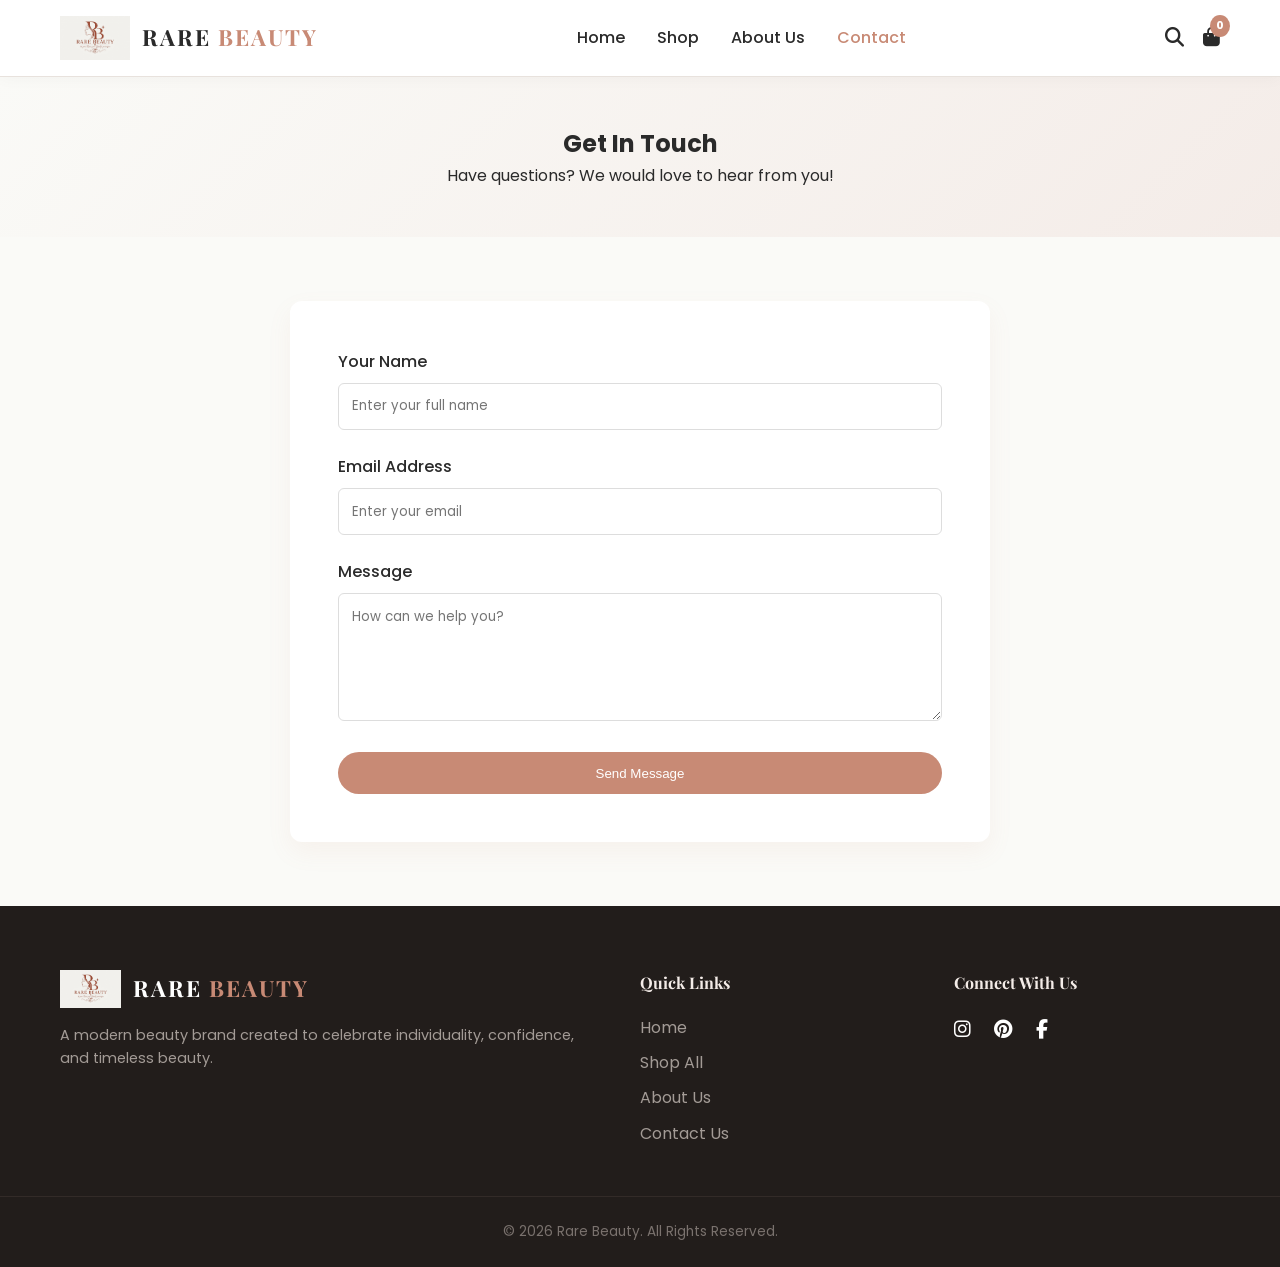
<file: contact.html>
<!DOCTYPE html>
<html lang="en">
<head>
    <meta charset="UTF-8">
    <meta name="viewport" content="width=device-width, initial-scale=1.0">
    <title>Contact Us | Rare Beauty</title>
    <!-- Fonts -->
    <link href="https://fonts.googleapis.com/css2?family=Playfair+Display:ital,wght@0,500;0,700;1,400&family=Poppins:wght@300;400;500;600&display=swap" rel="stylesheet">
    <!-- FontAwesome Icons -->
    <link rel="stylesheet" href="https://cdnjs.cloudflare.com/ajax/libs/font-awesome/6.4.0/css/all.min.css">
    <!-- CSS Files -->
    <link rel="stylesheet" href="css/variables.css">
    <link rel="stylesheet" href="css/main.css">
</head>
<body>

    <!-- Header / Navbar -->
    <header class="navbar">
        <div class="container nav-container">
            <a href="index.html" class="logo">
                <img src="assets/logo.png" alt="RB Logo" class="logo-img" onerror="this.style.display='none'">
                <span class="brand-text">RARE <span>BEAUTY</span></span>
            </a>
            <nav class="nav-links">
                <a href="index.html">Home</a>
                <a href="products.html">Shop</a>
                <a href="about.html">About Us</a>
                <a href="contact.html" class="active">Contact</a>
            </nav>
            <div class="nav-icons">
                <a href="#" class="icon-link"><i class="fa-solid fa-magnifying-glass"></i></a>
                <a href="#" class="icon-link cart-icon">
                    <i class="fa-solid fa-bag-shopping"></i>
                    <span class="cart-badge">0</span>
                </a>
            </div>
        </div>
    </header>

    <!-- Page Header Banner -->
    <section class="hero" style="padding: 3rem 0; text-align: center;">
        <div class="container">
            <h1>Get In Touch</h1>
            <p>Have questions? We would love to hear from you!</p>
        </div>
    </section>

    <!-- Contact Form Section -->
    <section style="padding: 4rem 0;">
        <div class="container" style="max-width: 700px; background: var(--bg-white); padding: 3rem; border-radius: var(--border-radius); box-shadow: var(--card-shadow);">
            <form onsubmit="event.preventDefault(); alert('Thank you! Your message has been received by Rare Beauty ✨');">
                <div style="margin-bottom: 1.5rem;">
                    <label style="display: block; margin-bottom: 0.5rem; font-weight: 500;">Your Name</label>
                    <input type="text" placeholder="Enter your full name" required style="width: 100%; padding: 0.8rem; border: 1px solid #ddd; border-radius: 6px; font-family: var(--font-body);">
                </div>
                <div style="margin-bottom: 1.5rem;">
                    <label style="display: block; margin-bottom: 0.5rem; font-weight: 500;">Email Address</label>
                    <input type="email" placeholder="Enter your email" required style="width: 100%; padding: 0.8rem; border: 1px solid #ddd; border-radius: 6px; font-family: var(--font-body);">
                </div>
                <div style="margin-bottom: 1.5rem;">
                    <label style="display: block; margin-bottom: 0.5rem; font-weight: 500;">Message</label>
                    <textarea rows="5" placeholder="How can we help you?" required style="width: 100%; padding: 0.8rem; border: 1px solid #ddd; border-radius: 6px; font-family: var(--font-body);"></textarea>
                </div>
                <button type="submit" class="btn btn-primary" style="width: 100%; border: none;">Send Message</button>
            </form>
        </div>
    </section>

    <!-- Footer -->
    <footer class="footer">
        <div class="container footer-container">
            <div class="footer-col">
                <a href="index.html" class="logo footer-logo">
                    <img src="assets/logo.png" alt="RB Logo" class="logo-img" style="height: 38px;" onerror="this.style.display='none'">
                    <span class="brand-text" style="color: #fff;">RARE <span style="color: var(--primary-color);">BEAUTY</span></span>
                </a>
                <p>A modern beauty brand created to celebrate individuality, confidence, and timeless beauty.</p>
            </div>
            <div class="footer-col">
                <h4>Quick Links</h4>
                <ul>
                    <li><a href="index.html">Home</a></li>
                    <li><a href="products.html">Shop All</a></li>
                    <li><a href="about.html">About Us</a></li>
                    <li><a href="contact.html">Contact Us</a></li>
                </ul>
            </div>
            <div class="footer-col">
                <h4>Connect With Us</h4>
                <div class="social-links">
                    <a href="#"><i class="fa-brands fa-instagram"></i></a>
                    <a href="#"><i class="fa-brands fa-pinterest"></i></a>
                    <a href="#"><i class="fa-brands fa-facebook-f"></i></a>
                </div>
            </div>
        </div>
        <div class="footer-bottom">
            <p>&copy; 2026 Rare Beauty. All Rights Reserved.</p>
        </div>
    </footer>

</body>
</html>
</file>
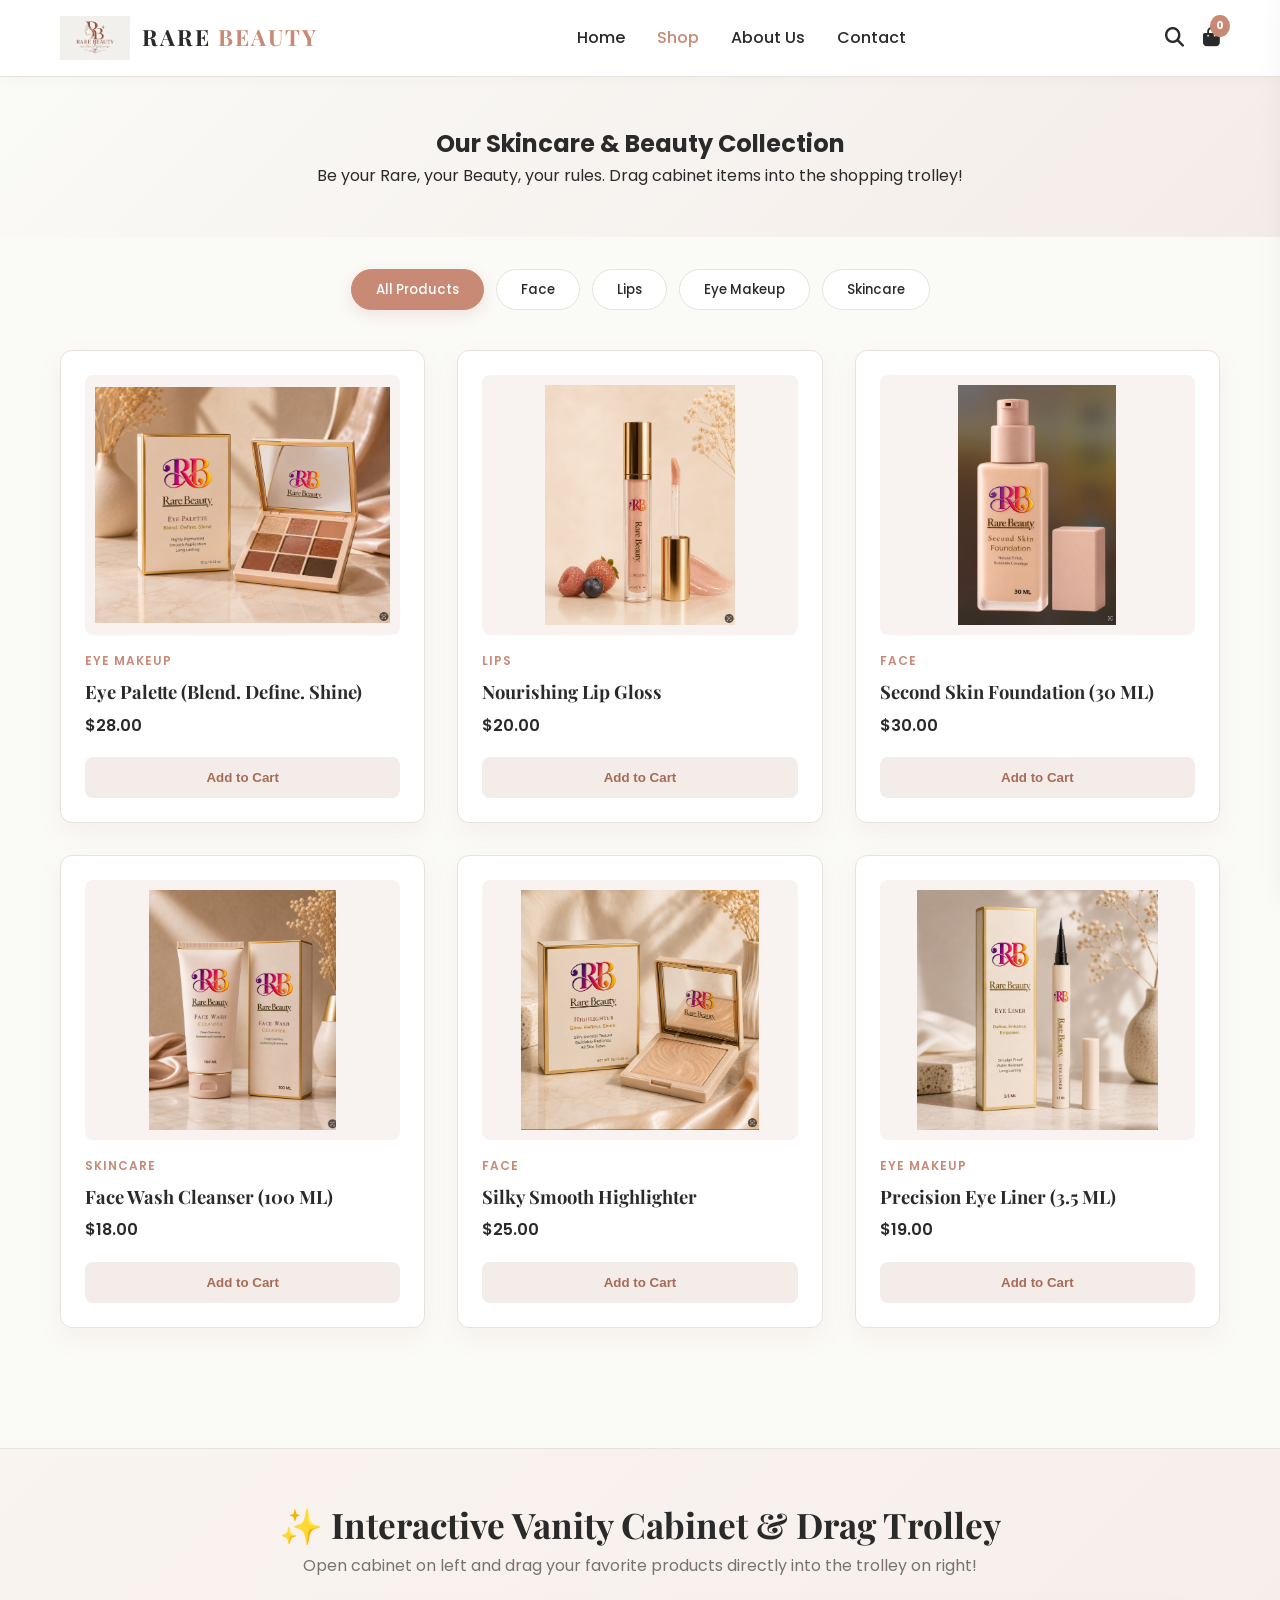
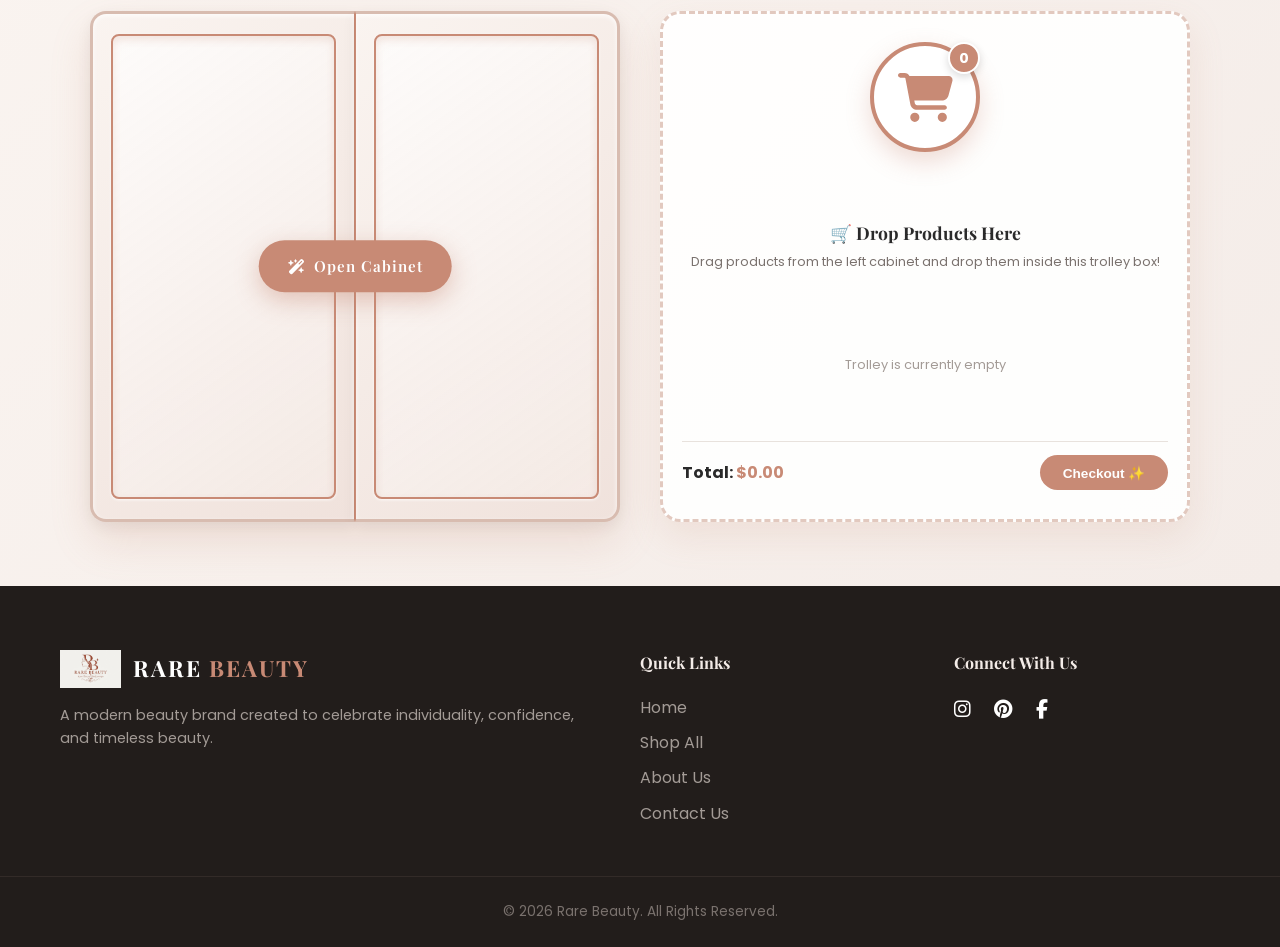
<file: products.html>
<!DOCTYPE html>
<html lang="en">
<head>
    <meta charset="UTF-8">
    <meta name="viewport" content="width=device-width, initial-scale=1.0">
    <title>Shop Collection | Rare Beauty</title>
    <!-- Fonts -->
    <link href="https://fonts.googleapis.com/css2?family=Playfair+Display:ital,wght@0,500;0,700;1,400&family=Poppins:wght@300;400;500;600&display=swap" rel="stylesheet">
    <!-- FontAwesome Icons -->
    <link rel="stylesheet" href="https://cdnjs.cloudflare.com/ajax/libs/font-awesome/6.4.0/css/all.min.css">
    <!-- CSS Files -->
    <link rel="stylesheet" href="css/variables.css">
    <link rel="stylesheet" href="css/main.css">
    <style>
        .featured-products, .hero, .magical-cabinet-section, .filter-container, .products-grid {
            opacity: 1 !important;
            visibility: visible !important;
            transform: none !important;
        }

        .filter-container {
            display: flex;
            justify-content: center;
            gap: 12px;
            margin-bottom: 2.5rem;
            flex-wrap: wrap;
        }
        .filter-btn {
            padding: 0.6rem 1.5rem;
            border-radius: 30px;
            border: 1px solid var(--border-color);
            background: var(--bg-white);
            color: var(--text-dark);
            font-weight: 500;
            cursor: pointer;
            transition: all 0.3s ease;
            font-family: var(--font-body);
        }
        .filter-btn:hover,
        .filter-btn.active {
            background: var(--primary-color);
            color: white;
            border-color: var(--primary-color);
            box-shadow: 0 5px 15px rgba(200, 138, 117, 0.2);
        }

        /* ==========================================
           50/50 Half-Half Cabinet & Trolley Section
           ========================================== */
        .magical-cabinet-section {
            padding: 3rem 0 4rem 0;
            background: linear-gradient(135deg, #FAF4F0 0%, #F4ECE8 100%);
            border-top: 1px solid var(--border-color);
            margin-top: 3rem;
            text-align: center;
        }

        .half-split-container {
            max-width: 1100px;
            margin: 2rem auto 0 auto;
            display: grid;
            grid-template-columns: 1fr 1fr;
            gap: 2.5rem;
            align-items: stretch;
        }

        @media (max-width: 900px) {
            .half-split-container {
                grid-template-columns: 1fr;
            }
        }

        /* LEFT HALF: Cabinet Stage & Doors */
        .cabinet-stage {
            position: relative;
            perspective: 1200px;
            width: 100%;
            height: 100%;
            min-height: 380px;
        }

        .cabinet-frame {
            background: rgba(255, 255, 255, 0.85);
            backdrop-filter: blur(12px);
            border: 5px solid #E2C9BF;
            border-radius: 20px;
            padding: 1.5rem 1rem;
            box-shadow: 0 20px 40px rgba(200, 138, 117, 0.2), inset 0 0 20px rgba(255, 255, 255, 0.9);
            position: relative;
            height: 100%;
            min-height: 380px;
            display: flex;
            flex-direction: column;
            justify-content: center;
        }

        .cabinet-close-btn {
            position: absolute;
            top: 10px;
            right: 14px;
            z-index: 30;
            width: 28px;
            height: 28px;
            border-radius: 50%;
            background: rgba(255, 255, 255, 0.9);
            border: 1px solid #E2C9BF;
            color: var(--text-dark);
            display: flex;
            align-items: center;
            justify-content: center;
            font-size: 0.8rem;
            cursor: pointer;
            box-shadow: 0 3px 8px rgba(0, 0, 0, 0.1);
            opacity: 0;
            pointer-events: none;
            transition: all 0.3s ease;
        }

        .cabinet-close-btn:hover {
            background: var(--primary-color);
            color: white;
            border-color: var(--primary-color);
            transform: scale(1.1) rotate(90deg);
        }

        .cabinet-stage.opened .cabinet-close-btn {
            opacity: 1;
            pointer-events: auto;
        }

        .cabinet-doors-container {
            position: absolute;
            top: 0; left: 0; width: 100%; height: 100%;
            display: flex !important;
            z-index: 10;
            pointer-events: none;
            transition: opacity 0.5s ease;
        }

        /* UNIQUE REALISTIC SHAKER STYLE DOORS WITH 3D PANEL & KNOBS */
        .cabinet-door {
            width: 50%;
            height: 100%;
            background: linear-gradient(135deg, #FAF4F0 0%, #F0E2DC 100%);
            border: 3px solid #D8BCB0;
            position: relative;
            transition: transform 0.9s cubic-bezier(0.77, 0, 0.175, 1);
            pointer-events: auto;
            cursor: pointer;
            box-shadow: inset 0 2px 5px rgba(255, 255, 255, 0.8), 0 5px 15px rgba(0,0,0,0.06);
        }

        /* Realistic Recessed Shaker Panel Box Inside Door */
        .cabinet-door::before {
            content: '';
            position: absolute;
            top: 20px; bottom: 20px; left: 18px; right: 18px;
            border: 2px solid #C88A75;
            border-radius: 8px;
            background: linear-gradient(145deg, rgba(255, 255, 255, 0.7), rgba(245, 235, 230, 0.9));
            box-shadow: inset 0 4px 8px rgba(200, 138, 117, 0.2), 0 1px 3px rgba(255, 255, 255, 0.8);
            pointer-events: none;
        }

        /* Realistic Metallic Door Knobs (Handles) */
        .door-left::after {
            content: '';
            position: absolute;
            top: 50%;
            right: 12px;
            transform: translateY(-50%);
            width: 12px;
            height: 12px;
            background: radial-gradient(circle at 30% 30%, #fff, #C88A75 70%, #8A5442);
            border-radius: 50%;
            box-shadow: 0 3px 6px rgba(0,0,0,0.25);
        }

        .door-right::after {
            content: '';
            position: absolute;
            top: 50%;
            left: 12px;
            transform: translateY(-50%);
            width: 12px;
            height: 12px;
            background: radial-gradient(circle at 30% 30%, #fff, #C88A75 70%, #8A5442);
            border-radius: 50%;
            box-shadow: 0 3px 6px rgba(0,0,0,0.25);
        }

        .door-left {
            border-top-left-radius: 16px;
            border-bottom-left-radius: 16px;
            transform-origin: left;
            border-right: 1.5px solid #C88A75;
        }

        .door-right {
            border-top-right-radius: 16px;
            border-bottom-right-radius: 16px;
            transform-origin: right;
            border-left: 1.5px solid #C88A75;
        }

        .cabinet-open-trigger {
            position: absolute;
            top: 50%;
            left: 50%;
            transform: translate(-50%, -50%);
            z-index: 20;
            background: var(--primary-color);
            color: white;
            padding: 0.85rem 1.8rem;
            border-radius: 30px;
            font-family: var(--font-heading);
            font-size: 0.95rem;
            font-weight: 600;
            letter-spacing: 1px;
            cursor: pointer;
            box-shadow: 0 8px 25px rgba(200, 138, 117, 0.45);
            transition: all 0.35s cubic-bezier(0.175, 0.885, 0.32, 1.275);
            display: flex;
            align-items: center;
            gap: 8px;
        }

        .cabinet-open-trigger:hover {
            transform: translate(-50%, -50%) scale(1.08);
            background: var(--primary-hover);
        }

        .cabinet-open-trigger i {
            animation: bounceIcon 1.5s infinite;
        }

        @keyframes bounceIcon {
            0%, 100% { transform: translateY(0); }
            50% { transform: translateY(-3px); }
        }

        .cabinet-stage.opened .door-left {
            transform: rotateY(-110deg);
        }

        .cabinet-stage.opened .door-right {
            transform: rotateY(110deg);
        }

        .cabinet-stage.opened .cabinet-open-trigger {
            opacity: 0;
            pointer-events: none;
            visibility: hidden;
        }

        .cabinet-stage.opened .cabinet-doors-container {
            pointer-events: none;
        }

        .cabinet-shelves-content {
            opacity: 0;
            transform: scale(0.95);
            transition: opacity 0.6s ease 0.3s, transform 0.6s ease 0.3s;
            pointer-events: none;
        }

        .cabinet-stage.opened .cabinet-shelves-content {
            opacity: 1;
            transform: scale(1);
            pointer-events: auto;
        }

        .cabinet-shelf-row {
            display: flex;
            justify-content: space-around;
            align-items: flex-end;
            padding: 0.4rem 0.5rem 0.2rem 0.5rem;
            border-bottom: 4px solid #D8BCB0;
            margin-bottom: 0.8rem;
            position: relative;
        }

        .cabinet-shelf-row::after {
            content: '';
            position: absolute;
            bottom: -6px;
            left: 5%;
            width: 90%;
            height: 2px;
            background: rgba(0, 0, 0, 0.05);
            border-radius: 50%;
        }

        .shelf-item {
            cursor: grab;
            text-align: center;
            transition: transform 0.3s ease, filter 0.3s ease;
            padding: 3px;
        }

        .shelf-item:active { cursor: grabbing; }

        .shelf-item:hover {
            transform: translateY(-5px) scale(1.05);
            filter: drop-shadow(0 6px 10px rgba(200, 138, 117, 0.3));
        }

        .shelf-item img {
            height: 70px;
            width: auto;
            object-fit: contain;
            pointer-events: none;
        }

        .shelf-item h5 {
            font-family: var(--font-heading);
            font-size: 0.7rem;
            color: var(--text-dark);
            margin-top: 2px;
        }

        .shelf-item span {
            font-size: 0.6rem;
            color: var(--primary-color);
            font-weight: 600;
        }

        /* RIGHT HALF: Interactive Drag Trolley Station */
        .trolley-station-box {
            background: rgba(255, 255, 255, 0.9);
            border: 3px dashed #E2C9BF;
            border-radius: 20px;
            padding: 1.8rem 1.2rem;
            box-shadow: 0 15px 35px rgba(200, 138, 117, 0.15);
            display: flex;
            flex-direction: column;
            align-items: center;
            justify-content: space-between;
            position: relative;
            transition: all 0.35s ease;
        }

        .trolley-station-box.drag-over {
            background: rgba(244, 236, 232, 0.95);
            border-color: var(--primary-color);
            border-style: solid;
            box-shadow: 0 0 30px rgba(200, 138, 117, 0.5), inset 0 0 20px rgba(200, 138, 117, 0.2);
            transform: scale(1.02);
        }

        .large-trolley-wrapper {
            width: 110px;
            height: 110px;
            background: var(--bg-white);
            border-radius: 50%;
            border: 4px solid var(--primary-color);
            display: flex;
            align-items: center;
            justify-content: center;
            box-shadow: 0 10px 25px rgba(200, 138, 117, 0.3);
            margin-bottom: 1rem;
            position: relative;
            transition: transform 0.3s ease, background-color 0.3s ease;
        }

        .trolley-station-box.drag-over .large-trolley-wrapper {
            transform: scale(1.15) rotate(-5deg);
            background: var(--primary-color);
        }

        .large-trolley-wrapper svg {
            width: 55px;
            height: 55px;
            fill: var(--primary-color);
            transition: fill 0.3s ease;
        }

        .trolley-station-box.drag-over .large-trolley-wrapper svg {
            fill: #ffffff;
        }

        .trolley-count-badge {
            position: absolute;
            top: -4px;
            right: -4px;
            background: var(--primary-color);
            color: white;
            width: 32px;
            height: 32px;
            border-radius: 50%;
            display: flex;
            align-items: center;
            justify-content: center;
            font-weight: bold;
            font-size: 0.9rem;
            border: 2px solid white;
            box-shadow: 0 3px 8px rgba(0,0,0,0.15);
        }

        .trolley-instructions {
            text-align: center;
            margin-bottom: 1rem;
        }

        .trolley-instructions h4 {
            font-family: var(--font-heading);
            font-size: 1.1rem;
            color: var(--text-dark);
            margin-bottom: 0.3rem;
        }

        .trolley-instructions p {
            font-size: 0.8rem;
            color: var(--text-muted);
        }

        .trolley-dropped-items {
            width: 100%;
            max-height: 140px;
            overflow-y: auto;
            margin-bottom: 1rem;
            display: flex;
            flex-direction: column;
            gap: 0.5rem;
        }

        .dropped-item-row {
            display: flex;
            align-items: center;
            justify-content: space-between;
            background: var(--bg-light);
            padding: 0.4rem 0.8rem;
            border-radius: 8px;
            border: 1px solid var(--border-color);
        }

        .dropped-item-row span {
            font-size: 0.8rem;
            font-weight: 500;
        }

        .dropped-item-row strong {
            color: var(--primary-color);
            font-size: 0.8rem;
        }

        .trolley-station-footer {
            width: 100%;
            border-top: 1px solid var(--border-color);
            padding-top: 0.8rem;
            display: flex;
            justify-content: space-between;
            align-items: center;
        }

        .trolley-total-price {
            font-size: 1rem;
            font-weight: 700;
            color: var(--text-dark);
        }

        .trolley-checkout-btn {
            padding: 0.6rem 1.4rem;
            background: var(--primary-color);
            color: white;
            border: none;
            border-radius: 25px;
            font-weight: 600;
            font-size: 0.85rem;
            cursor: pointer;
            transition: background 0.3s ease;
        }

        .trolley-checkout-btn:hover { background: var(--primary-hover); }
    </style>
</head>
<body>

    <!-- Header / Navbar -->
    <header class="navbar">
        <div class="container nav-container">
            <a href="index.html" class="logo">
                <img src="assets/logo.png" alt="RB Logo" class="logo-img" onerror="this.style.display='none'">
                <span class="brand-text">RARE <span>BEAUTY</span></span>
            </a>
            <nav class="nav-links">
                <a href="index.html">Home</a>
                <a href="products.html" class="active">Shop</a>
                <a href="about.html">About Us</a>
                <a href="contact.html">Contact</a>
            </nav>
            <div class="nav-icons">
                <a href="#" class="icon-link"><i class="fa-solid fa-magnifying-glass"></i></a>
                <a href="javascript:void(0)" class="icon-link cart-icon" id="open-cart-btn">
                    <i class="fa-solid fa-bag-shopping"></i>
                    <span class="cart-badge" id="cart-badge">0</span>
                </a>
            </div>
        </div>
    </header>

    <!-- Page Header Banner -->
    <section class="hero" style="padding: 3rem 0; text-align: center;">
        <div class="container">
            <h1>Our Skincare & Beauty Collection</h1>
            <p>Be your Rare, your Beauty, your rules. Drag cabinet items into the shopping trolley!</p>
        </div>
    </section>

    <!-- Shop Grid Section with Filter Bar -->
    <section class="featured-products" style="padding-top: 2rem;">
        <div class="container">
            <!-- Category Filter Buttons Bar -->
            <div class="filter-container">
                <button class="filter-btn active" onclick="filterProducts('All', this)">All Products</button>
                <button class="filter-btn" onclick="filterProducts('Face', this)">Face</button>
                <button class="filter-btn" onclick="filterProducts('Lips', this)">Lips</button>
                <button class="filter-btn" onclick="filterProducts('Eye Makeup', this)">Eye Makeup</button>
                <button class="filter-btn" onclick="filterProducts('Skincare', this)">Skincare</button>
            </div>

            <div class="products-grid" id="shop-grid">
                <!-- Products Loaded Here Dynamically -->
            </div>
        </div>
    </section>

    <!-- Magical Shining Glass Cabinet & Shopping Trolley Station -->
    <section class="magical-cabinet-section">
        <div class="container">
            <div class="section-header" style="margin-bottom: 1.5rem;">
                <h2>✨ Interactive Vanity Cabinet & Drag Trolley</h2>
                <p>Open cabinet on left and drag your favorite products directly into the trolley on right!</p>
            </div>

            <div class="half-split-container">
                <!-- LEFT HALF: Realistic Shaker Cabinet -->
                <div class="cabinet-stage" id="cabinet-stage">
                    <div class="cabinet-open-trigger" onclick="toggleCabinetDoors()">
                        <i class="fa-solid fa-wand-magic-sparkles"></i> Open Cabinet
                    </div>

                    <div class="cabinet-doors-container" onclick="toggleCabinetDoors()">
                        <div class="cabinet-door door-left"></div>
                        <div class="cabinet-door door-right"></div>
                    </div>

                    <div class="cabinet-frame">
                        <button class="cabinet-close-btn" onclick="toggleCabinetDoors()" title="Close Cabinet">
                            <i class="fa-solid fa-xmark"></i>
                        </button>

                        <div class="cabinet-shelves-content">
                            <!-- Top Shelf -->
                            <div class="cabinet-shelf-row">
                                <div class="shelf-item" draggable="true" ondragstart="drag(event, 1)" onclick="addToCart(1)">
                                    <img src="assets/p1.png" alt="Eye Palette" onerror="this.src='assets/logo.png'">
                                    <h5>Eye Palette</h5>
                                    <span>$28.00</span>
                                </div>
                                <div class="shelf-item" draggable="true" ondragstart="drag(event, 2)" onclick="addToCart(2)">
                                    <img src="assets/p2.png" alt="Lip Gloss" onerror="this.src='assets/logo.png'">
                                    <h5>Lip Gloss</h5>
                                    <span>$20.00</span>
                                </div>
                            </div>

                            <!-- Middle Shelf -->
                            <div class="cabinet-shelf-row">
                                <div class="shelf-item" draggable="true" ondragstart="drag(event, 3)" onclick="addToCart(3)">
                                    <img src="assets/p3.png" alt="Foundation" onerror="this.src='assets/logo.png'">
                                    <h5>Foundation</h5>
                                    <span>$30.00</span>
                                </div>
                                <div class="shelf-item" draggable="true" ondragstart="drag(event, 4)" onclick="addToCart(4)">
                                    <img src="assets/p4.png" alt="Face Wash" onerror="this.src='assets/logo.png'">
                                    <h5>Face Wash</h5>
                                    <span>$18.00</span>
                                </div>
                            </div>

                            <!-- Bottom Shelf -->
                            <div class="cabinet-shelf-row" style="margin-bottom: 0;">
                                <div class="shelf-item" draggable="true" ondragstart="drag(event, 5)" onclick="addToCart(5)">
                                    <img src="assets/p5.png" alt="Highlighter" onerror="this.src='assets/logo.png'">
                                    <h5>Highlighter</h5>
                                    <span>$25.00</span>
                                </div>
                                <div class="shelf-item" draggable="true" ondragstart="drag(event, 6)" onclick="addToCart(6)">
                                    <img src="assets/p6.png" alt="Eyeliner" onerror="this.src='assets/logo.png'">
                                    <h5>Eyeliner</h5>
                                    <span>$19.00</span>
                                </div>
                            </div>
                        </div>
                    </div>
                </div>

                <!-- RIGHT HALF: Interactive Drag Trolley Station -->
                <div class="trolley-station-box" id="trolley-station" ondragover="allowDrop(event)" ondragleave="leaveDrop(event)" ondrop="dropToCart(event)">
                    <div class="large-trolley-wrapper">
                        <svg viewBox="0 0 576 512">
                            <path d="M0 24C0 10.7 10.7 0 24 0H69.5c22 0 41.5 12.8 50.6 32h411c26.3 0 45.5 25 38.6 50.4l-41 152.3c-8.5 31.4-37 53.3-69.5 53.3H170.7l5.4 28.5c2.2 11.3 12.1 19.5 23.6 19.5H488c13.3 0 24 10.7 24 24s-10.7 24-24 24H199.7c-34.6 0-64.3-24.6-70.7-58.5L77.4 54.5c-.7-3.8-4-6.5-7.9-6.5H24C10.7 48 0 37.3 0 24zM128 464a48 48 0 1 1 96 0 48 48 0 1 1 -96 0zm336-48a48 48 0 1 1 0 96 48 48 0 1 1 0-96z"/>
                        </svg>
                        <span class="trolley-count-badge" id="trolley-badge">0</span>
                    </div>

                    <div class="trolley-instructions">
                        <h4>🛒 Drop Products Here</h4>
                        <p>Drag products from the left cabinet and drop them inside this trolley box!</p>
                    </div>

                    <div class="trolley-dropped-items" id="trolley-dropped-list">
                        <p style="font-size: 0.8rem; color: #a39b96; margin-top: 1rem;">Trolley is currently empty</p>
                    </div>

                    <div class="trolley-station-footer">
                        <div class="trolley-total-price">
                            Total: <span id="trolley-total" style="color: var(--primary-color);">$0.00</span>
                        </div>
                        <button class="trolley-checkout-btn" onclick="openCheckout()">Checkout ✨</button>
                    </div>
                </div>
            </div>
        </div>
    </section>

    <!-- Shopping Bag Drawer Panel -->
    <div class="cart-overlay" id="cart-overlay"></div>
    <div class="cart-drawer" id="cart-drawer">
        <div class="cart-header">
            <h3>Your Rare Beauty Bag (<span id="drawer-item-count">0</span>)</h3>
            <button class="close-cart-btn" id="close-cart-btn"><i class="fa-solid fa-xmark"></i></button>
        </div>
        <div class="cart-body" id="cart-body">
            <p class="cart-empty-msg">Your shopping bag is empty ✨</p>
        </div>
        <div class="cart-footer">
            <div class="cart-subtotal">
                <span>Subtotal:</span>
                <span id="cart-subtotal-price">$0.00</span>
            </div>
            <button class="checkout-btn" onclick="openCheckout()">Proceed to Checkout</button>
        </div>
    </div>

    <!-- Checkout Modal Form -->
    <div class="checkout-modal-overlay" id="checkout-modal">
        <div class="checkout-modal">
            <div class="checkout-header">
                <h3>Complete Your Order ✨</h3>
                <button class="close-cart-btn" onclick="closeCheckout()"><i class="fa-solid fa-xmark"></i></button>
            </div>
            <form id="checkout-form" onsubmit="handlePlaceOrder(event)">
                <div class="form-group">
                    <label>Full Name</label>
                    <input type="text" placeholder="Enter your full name" required>
                </div>
                <div class="form-group">
                    <label>Shipping Address</label>
                    <input type="text" placeholder="House/Street no, City" required>
                </div>
                <div class="form-group">
                    <label>Phone Number</label>
                    <input type="tel" placeholder="+92 300 0000000" required>
                </div>
                <div class="form-group">
                    <label>Payment Method</label>
                    <select required>
                        <option value="cod">Cash on Delivery (COD)</option>
                        <option value="card">Credit / Debit Card</option>
                    </select>
                </div>
                <button type="submit" class="place-order-btn">Confirm Order</button>
            </form>
        </div>
    </div>

    <!-- Footer -->
    <footer class="footer">
        <div class="container footer-container">
            <div class="footer-col">
                <a href="index.html" class="logo footer-logo">
                    <img src="assets/logo.png" alt="RB Logo" class="logo-img" style="height: 38px;" onerror="this.style.display='none'">
                    <span class="brand-text" style="color: #fff;">RARE <span style="color: var(--primary-color);">BEAUTY</span></span>
                </a>
                <p>A modern beauty brand created to celebrate individuality, confidence, and timeless beauty.</p>
            </div>
            <div class="footer-col">
                <h4>Quick Links</h4>
                <ul>
                    <li><a href="index.html">Home</a></li>
                    <li><a href="products.html">Shop All</a></li>
                    <li><a href="about.html">About Us</a></li>
                    <li><a href="contact.html">Contact Us</a></li>
                </ul>
            </div>
            <div class="footer-col">
                <h4>Connect With Us</h4>
                <div class="social-links">
                    <a href="#"><i class="fa-brands fa-instagram"></i></a>
                    <a href="#"><i class="fa-brands fa-pinterest"></i></a>
                    <a href="#"><i class="fa-brands fa-facebook-f"></i></a>
                </div>
            </div>
        </div>
        <div class="footer-bottom">
            <p>&copy; 2026 Rare Beauty. All Rights Reserved.</p>
        </div>
    </footer>

    <!-- Interactive Script with Drag & Drop -->
    <script>
        const productsData = [
            { id: 1, name: "Eye Palette (Blend. Define. Shine)", category: "Eye Makeup", price: 28.00, image: "assets/p1.png" },
            { id: 2, name: "Nourishing Lip Gloss", category: "Lips", price: 20.00, image: "assets/p2.png" },
            { id: 3, name: "Second Skin Foundation (30 ML)", category: "Face", price: 30.00, image: "assets/p3.png" },
            { id: 4, name: "Face Wash Cleanser (100 ML)", category: "Skincare", price: 18.00, image: "assets/p4.png" },
            { id: 5, name: "Silky Smooth Highlighter", category: "Face", price: 25.00, image: "assets/p5.png" },
            { id: 6, name: "Precision Eye Liner (3.5 ML)", category: "Eye Makeup", price: 19.00, image: "assets/p6.png" }
        ];

        let cart = [];

        document.addEventListener('DOMContentLoaded', () => {
            renderProducts(productsData);

            document.getElementById('open-cart-btn').addEventListener('click', toggleCartDrawer);
            document.getElementById('close-cart-btn').addEventListener('click', toggleCartDrawer);
            document.getElementById('cart-overlay').addEventListener('click', toggleCartDrawer);
        });

        function toggleCabinetDoors() {
            const stage = document.getElementById('cabinet-stage');
            stage.classList.toggle('opened');
        }

        /* Drag and Drop Handlers */
        function drag(event, productId) {
            event.dataTransfer.setData("text/plain", productId);
            const trolleyBox = document.getElementById('trolley-station');
            trolleyBox.classList.add('drag-over');
        }

        function allowDrop(event) {
            event.preventDefault();
        }

        function leaveDrop(event) {
            const trolleyBox = document.getElementById('trolley-station');
            trolleyBox.classList.remove('drag-over');
        }

        function dropToCart(event) {
            event.preventDefault();
            const productId = event.dataTransfer.getData("text/plain");
            const trolleyBox = document.getElementById('trolley-station');
            trolleyBox.classList.remove('drag-over');

            if (productId) {
                addToCart(parseInt(productId));
            }
        }

        function renderProducts(items) {
            const grid = document.getElementById('shop-grid');
            if (grid) {
                grid.innerHTML = items.map(product => `
                    <div class="product-card">
                        <img src="${product.image}" alt="${product.name}" class="product-img" onerror="this.src='assets/logo.png'">
                        <span class="product-category">${product.category}</span>
                        <h3 class="product-title">${product.name}</h3>
                        <div class="product-price">$${product.price.toFixed(2)}</div>
                        <button class="add-to-cart-btn" onclick="addToCart(${product.id})">Add to Cart</button>
                    </div>
                `).join('');
            }
        }

        function filterProducts(category, btnElement) {
            document.querySelectorAll('.filter-btn').forEach(btn => btn.classList.remove('active'));
            btnElement.classList.add('active');

            if (category === 'All') {
                renderProducts(productsData);
            } else {
                const filtered = productsData.filter(p => p.category === category);
                renderProducts(filtered);
            }
        }

        function toggleCartDrawer() {
            document.getElementById('cart-drawer').classList.toggle('active');
            document.getElementById('cart-overlay').classList.toggle('active');
        }

        function addToCart(productId) {
            const product = productsData.find(p => p.id === productId);
            if (!product) return;

            const existingItem = cart.find(item => item.id === productId);

            if (existingItem) {
                existingItem.quantity += 1;
            } else {
                cart.push({ ...product, quantity: 1 });
            }

            updateCartUI();
        }

        function updateQuantity(productId, change) {
            const item = cart.find(item => item.id === productId);
            if (item) {
                item.quantity += change;
                if (item.quantity <= 0) {
                    cart = cart.filter(i => i.id !== productId);
                }
            }
            updateCartUI();
        }

        function removeFromCart(productId) {
            cart = cart.filter(item => item.id !== productId);
            updateCartUI();
        }

        function updateCartUI() {
            const cartBody = document.getElementById('cart-body');
            const cartBadge = document.getElementById('cart-badge');
            const itemCount = document.getElementById('drawer-item-count');
            const subtotalEl = document.getElementById('cart-subtotal-price');

            const trolleyBadge = document.getElementById('trolley-badge');
            const trolleyTotal = document.getElementById('trolley-total');
            const trolleyList = document.getElementById('trolley-dropped-list');

            const totalItems = cart.reduce((sum, item) => sum + item.quantity, 0);
            cartBadge.textContent = totalItems;
            itemCount.textContent = totalItems;
            if (trolleyBadge) trolleyBadge.textContent = totalItems;

            const subtotal = cart.reduce((sum, item) => sum + (item.price * item.quantity), 0);
            subtotalEl.textContent = `$${subtotal.toFixed(2)}`;
            if (trolleyTotal) trolleyTotal.textContent = `$${subtotal.toFixed(2)}`;

            if (cart.length === 0) {
                cartBody.innerHTML = '<p class="cart-empty-msg">Your shopping bag is empty ✨</p>';
                if (trolleyList) trolleyList.innerHTML = '<p style="font-size: 0.8rem; color: #a39b96; margin-top: 1rem;">Trolley is currently empty</p>';
            } else {
                cartBody.innerHTML = cart.map(item => `
                    <div class="cart-item">
                        <img src="${item.image}" alt="${item.name}" class="cart-item-img" onerror="this.src='assets/logo.png'">
                        <div class="cart-item-details">
                            <div class="cart-item-title">${item.name}</div>
                            <div class="cart-item-price">$${item.price.toFixed(2)}</div>
                            <div class="cart-item-controls">
                                <button class="qty-btn" onclick="updateQuantity(${item.id}, -1)">-</button>
                                <span class="item-qty">${item.quantity}</span>
                                <button class="qty-btn" onclick="updateQuantity(${item.id}, 1)">+</button>
                            </div>
                        </div>
                        <button class="remove-item-btn" onclick="removeFromCart(${item.id})">
                            <i class="fa-solid fa-trash-can"></i>
                        </button>
                    </div>
                `).join('');

                if (trolleyList) {
                    trolleyList.innerHTML = cart.map(item => `
                        <div class="dropped-item-row">
                            <span>${item.name.split('(')[0]} (x${item.quantity})</span>
                            <strong>$${(item.price * item.quantity).toFixed(2)}</strong>
                        </div>
                    `).join('');
                }
            }
        }

        function openCheckout() {
            if (cart.length === 0) {
                alert("Your bag is empty! Add products first ✨");
                return;
            }
            document.getElementById('checkout-modal').classList.add('active');
        }

        function closeCheckout() {
            document.getElementById('checkout-modal').classList.remove('active');
        }

        function handlePlaceOrder(event) {
            event.preventDefault();
            alert("🎉 Order Placed Successfully! Thank you for shopping with Rare Beauty.");
            cart = [];
            updateCartUI();
            closeCheckout();
        }
    </script>
</body>
</html>
</file>
<file: css/variables.css>
:root {
    /* Soft Nude & Rose Gold Color Palette */
    --primary-color: #C88A75;        /* Soft Rose Gold */
    --primary-hover: #A86B57;        /* Deep Rose Gold for Hovers */
    --primary-light: #F4ECE8;        /* Soft Blush Tint */
    
    --bg-light: #FAFAF7;             /* Warm Ivory Background */
    --bg-white: #FFFFFF;             /* Pure White Cards */
    --bg-footer: #221D1B;            /* Muted Espresso Footer */

    --text-dark: #2A2A2A;            /* Deep Charcoal Text */
    --text-muted: #7A726E;           /* Soft Muted Text */
    --border-color: #E8E2DD;         /* Subtle Border */

    --card-shadow: 0 10px 25px rgba(200, 138, 117, 0.08);
    --border-radius: 12px;

    --font-heading: 'Playfair Display', Georgia, serif;
    --font-body: 'Poppins', sans-serif;
}
</file>
<file: css/main.css>
@import url('variables.css');

* {
    margin: 0;
    padding: 0;
    box-sizing: border-box;
}

body {
    font-family: var(--font-body);
    background-color: var(--bg-light);
    color: var(--text-dark);
    line-height: 1.6;
    overflow-x: hidden;
}

.container {
    max-width: 1200px;
    margin: 0 auto;
    padding: 0 20px;
}

/* ==========================================
   Logo & Interactive Glow Animation
   ========================================== */
@keyframes logoGlowPulse {
    0% { filter: drop-shadow(0 0 2px rgba(200, 138, 117, 0.3)); }
    50% { filter: drop-shadow(0 0 10px rgba(200, 138, 117, 0.8)) drop-shadow(0 0 18px rgba(200, 138, 117, 0.4)); }
    100% { filter: drop-shadow(0 0 2px rgba(200, 138, 117, 0.3)); }
}

.logo {
    display: flex;
    align-items: center;
    gap: 12px;
    text-decoration: none;
    transition: transform 0.4s cubic-bezier(0.175, 0.885, 0.32, 1.275);
    cursor: pointer;
}

.logo:hover { transform: scale(1.05); }

.logo-img {
    height: 44px;
    width: auto;
    object-fit: contain;
    transition: transform 0.4s ease, filter 0.4s ease;
}

.logo:hover .logo-img {
    transform: rotate(-3deg);
    animation: logoGlowPulse 2s infinite ease-in-out;
}

.brand-text {
    font-family: var(--font-heading);
    font-size: 1.4rem;
    font-weight: 700;
    letter-spacing: 2px;
    color: var(--text-dark);
    text-transform: uppercase;
    transition: color 0.3s ease, text-shadow 0.3s ease;
}

.brand-text span {
    color: var(--primary-color);
    transition: color 0.3s ease, text-shadow 0.3s ease;
}

.logo:hover .brand-text {
    text-shadow: 0 0 12px rgba(200, 138, 117, 0.6), 0 0 20px rgba(200, 138, 117, 0.3);
}

.logo:hover .brand-text span {
    color: #a86b57;
    text-shadow: 0 0 15px rgba(200, 138, 117, 0.8);
}

/* ==========================================
   Navbar
   ========================================== */
.navbar {
    background: var(--bg-white);
    padding: 1rem 0;
    box-shadow: 0 2px 15px rgba(0,0,0,0.03);
    position: sticky;
    top: 0;
    z-index: 100;
    border-bottom: 1px solid var(--border-color);
}

.nav-container {
    display: flex;
    justify-content: space-between;
    align-items: center;
}

.nav-links {
    display: flex;
    gap: 2rem;
}

.nav-links a {
    text-decoration: none;
    color: var(--text-dark);
    font-weight: 500;
    transition: color 0.3s ease;
}

.nav-links a:hover,
.nav-links a.active {
    color: var(--primary-color);
}

.nav-icons {
    display: flex;
    gap: 1.2rem;
    align-items: center;
}

.icon-link {
    color: var(--text-dark);
    font-size: 1.2rem;
    text-decoration: none;
    position: relative;
    transition: color 0.3s ease;
    cursor: pointer;
}

.icon-link:hover { color: var(--primary-color); }

.cart-badge {
    position: absolute;
    top: -8px;
    right: -10px;
    background: var(--primary-color);
    color: white;
    font-size: 0.7rem;
    padding: 2px 6px;
    border-radius: 50%;
    font-weight: bold;
}

/* ==========================================
   Hero Section
   ========================================== */
.hero {
    padding: 4.5rem 0;
    background: linear-gradient(135deg, #FAFAF7 0%, #F4ECE8 100%);
}

.hero-container {
    display: grid;
    grid-template-columns: 1fr 1fr;
    gap: 3rem;
    align-items: center;
}

.sub-title {
    color: var(--primary-color);
    font-weight: 600;
    font-size: 0.85rem;
    text-transform: uppercase;
    letter-spacing: 1.5px;
}

.hero-content h1 {
    font-family: var(--font-heading);
    font-size: 2.8rem;
    margin: 0.8rem 0;
    line-height: 1.2;
    color: var(--text-dark);
}

.hero-content p {
    color: var(--text-muted);
    margin-bottom: 2rem;
}

.hero-btns {
    display: flex;
    gap: 1rem;
}

.btn {
    display: inline-block;
    padding: 0.85rem 2rem;
    border-radius: 30px;
    text-decoration: none;
    font-weight: 500;
    transition: all 0.3s ease;
}

.btn-primary {
    background: var(--primary-color);
    color: white;
    border: 1px solid var(--primary-color);
}

.btn-primary:hover {
    background: var(--primary-hover);
    border-color: var(--primary-hover);
}

.btn-secondary {
    border: 1px solid var(--text-dark);
    color: var(--text-dark);
}

.btn-secondary:hover {
    background: var(--text-dark);
    color: white;
}

.hero-image img {
    width: 100%;
    border-radius: var(--border-radius);
    box-shadow: var(--card-shadow);
}

/* ==========================================
   Brand Value Highlights Section
   ========================================== */
.brand-features {
    padding: 3.5rem 0;
    background: var(--bg-light);
}

.features-grid {
    display: grid;
    grid-template-columns: repeat(auto-fit, minmax(240px, 1fr));
    gap: 1.5rem;
}

.feature-card {
    background: var(--bg-white);
    padding: 2.2rem 1.5rem;
    border-radius: 16px;
    border: 1px solid var(--border-color);
    text-align: center;
    box-shadow: var(--card-shadow);
    transition: transform 0.35s ease, box-shadow 0.35s ease, border-color 0.35s ease;
    display: flex;
    flex-direction: column;
    align-items: center;
}

.feature-card:hover {
    transform: translateY(-8px);
    border-color: var(--primary-color);
    box-shadow: 0 15px 30px rgba(200, 138, 117, 0.15);
}

.feature-icon-wrapper {
    width: 60px;
    height: 60px;
    border-radius: 50%;
    background: var(--primary-light);
    display: flex;
    align-items: center;
    justify-content: center;
    margin-bottom: 1.2rem;
    transition: background 0.35s ease, transform 0.35s ease;
}

.feature-icon-wrapper i {
    font-size: 1.4rem;
    color: var(--primary-color);
    transition: color 0.35s ease;
}

.feature-card:hover .feature-icon-wrapper {
    background: var(--primary-color);
    transform: scale(1.1) rotate(5deg);
}

.feature-card:hover .feature-icon-wrapper i { color: #ffffff; }

.feature-title {
    font-family: var(--font-heading);
    font-size: 1.15rem;
    font-weight: 700;
    color: var(--text-dark);
    margin-bottom: 0.5rem;
}

.feature-desc {
    font-size: 0.85rem;
    color: var(--text-muted);
    line-height: 1.5;
}

/* ==========================================
   Products Section & Perfect Image Fit
   ========================================== */
.featured-products { padding: 4.5rem 0; }

.section-header {
    text-align: center;
    margin-bottom: 3rem;
}

.section-header h2 {
    font-family: var(--font-heading);
    font-size: 2.2rem;
}

.section-header p { color: var(--text-muted); }

.products-grid {
    display: grid;
    grid-template-columns: repeat(3, 1fr);
    gap: 2rem;
}

@media (max-width: 900px) {
    .products-grid { grid-template-columns: repeat(2, 1fr); }
}

@media (max-width: 600px) {
    .products-grid { grid-template-columns: 1fr; }
}

.product-card {
    background: var(--bg-white);
    padding: 1.5rem;
    border-radius: var(--border-radius);
    border: 1px solid var(--border-color);
    box-shadow: var(--card-shadow);
    transition: transform 0.3s ease, box-shadow 0.3s ease;
    display: flex;
    flex-direction: column;
}

.product-card:hover {
    transform: translateY(-6px);
    box-shadow: 0 15px 35px rgba(200, 138, 117, 0.15);
}

/* Product Image Aspect Ratio & Contain Fit */
.product-img {
    width: 100%;
    height: 260px;
    object-fit: contain;
    padding: 10px;
    border-radius: 8px;
    margin-bottom: 1rem;
    background-color: #F8F3F0;
    transition: transform 0.3s ease;
}

.product-card:hover .product-img {
    transform: scale(1.03);
}

.product-category {
    font-size: 0.75rem;
    color: var(--primary-color);
    text-transform: uppercase;
    letter-spacing: 1px;
    font-weight: 600;
}

.product-title {
    font-family: var(--font-heading);
    font-size: 1.15rem;
    margin: 0.4rem 0;
}

.product-price {
    font-weight: 600;
    color: var(--text-dark);
    margin-bottom: 1.2rem;
}

.add-to-cart-btn {
    margin-top: auto;
    width: 100%;
    padding: 0.8rem;
    border: none;
    background: var(--primary-light);
    color: var(--primary-hover);
    font-weight: 600;
    border-radius: 8px;
    cursor: pointer;
    transition: all 0.3s ease;
}

.add-to-cart-btn:hover {
    background: var(--primary-color);
    color: white;
}

/* ==========================================
   Testimonials / Reviews Section
   ========================================== */
.testimonials-section {
    padding: 4.5rem 0;
    background: linear-gradient(180deg, var(--bg-light) 0%, #F4ECE8 100%);
    border-top: 1px solid var(--border-color);
}

.testimonials-grid {
    display: grid;
    grid-template-columns: repeat(auto-fit, minmax(280px, 1fr));
    gap: 2rem;
}

.testimonial-card {
    background: var(--bg-white);
    padding: 2rem;
    border-radius: 16px;
    border: 1px solid var(--border-color);
    box-shadow: var(--card-shadow);
    transition: transform 0.3s ease, box-shadow 0.3s ease;
    display: flex;
    flex-direction: column;
}

.testimonial-card:hover {
    transform: translateY(-6px);
    box-shadow: 0 15px 30px rgba(200, 138, 117, 0.12);
}

.rating-stars {
    color: #F5A623;
    font-size: 1rem;
    margin-bottom: 1rem;
}

.testimonial-text {
    font-style: italic;
    color: var(--text-dark);
    font-size: 0.95rem;
    line-height: 1.6;
    margin-bottom: 1.5rem;
}

.customer-info {
    display: flex;
    align-items: center;
    gap: 1rem;
    margin-top: auto;
}

.customer-avatar {
    width: 48px;
    height: 48px;
    border-radius: 50%;
    object-fit: cover;
    border: 2px solid var(--primary-color);
}

.customer-details h4 {
    font-family: var(--font-heading);
    font-size: 1rem;
    color: var(--text-dark);
}

.customer-details span {
    font-size: 0.8rem;
    color: var(--text-muted);
}

/* ==========================================
   Newsletter Section
   ========================================== */
.newsletter-section {
    padding: 4.5rem 0;
    background: var(--bg-white);
    border-top: 1px solid var(--border-color);
    text-align: center;
}

.newsletter-box {
    max-width: 650px;
    margin: 0 auto;
    background: var(--primary-light);
    padding: 3rem 2rem;
    border-radius: 20px;
    border: 1px solid var(--border-color);
    box-shadow: var(--card-shadow);
}

.newsletter-box h2 {
    font-family: var(--font-heading);
    font-size: 2rem;
    color: var(--text-dark);
    margin-bottom: 0.5rem;
}

.newsletter-box p {
    color: var(--text-muted);
    font-size: 0.95rem;
    margin-bottom: 1.8rem;
}

.newsletter-form {
    display: flex;
    gap: 10px;
    max-width: 480px;
    margin: 0 auto;
}

@media (max-width: 500px) {
    .newsletter-form {
        flex-direction: column;
    }
}

.newsletter-form input {
    flex: 1;
    padding: 0.85rem 1.2rem;
    border-radius: 30px;
    border: 1px solid var(--border-color);
    font-family: var(--font-body);
    font-size: 0.9rem;
    outline: none;
}

.newsletter-form input:focus {
    border-color: var(--primary-color);
}

.newsletter-form button {
    padding: 0.85rem 1.8rem;
    border-radius: 30px;
    border: none;
    background: var(--primary-color);
    color: white;
    font-weight: 600;
    cursor: pointer;
    transition: background 0.3s ease;
}

.newsletter-form button:hover {
    background: var(--primary-hover);
}

/* ==========================================
   Shopping Bag Drawer Panel
   ========================================== */
.cart-overlay {
    position: fixed;
    top: 0; left: 0;
    width: 100%; height: 100%;
    background: rgba(0, 0, 0, 0.4);
    backdrop-filter: blur(4px);
    z-index: 1000;
    opacity: 0;
    visibility: hidden;
    transition: all 0.3s ease;
}

.cart-overlay.active {
    opacity: 1;
    visibility: visible;
}

.cart-drawer {
    position: fixed;
    top: 0; right: -420px;
    width: 100%; max-width: 400px;
    height: 100%;
    background: var(--bg-white);
    box-shadow: -10px 0 30px rgba(0, 0, 0, 0.1);
    z-index: 1001;
    display: flex;
    flex-direction: column;
    transition: right 0.35s cubic-bezier(0.16, 1, 0.3, 1);
}

.cart-drawer.active { right: 0; }

.cart-header {
    padding: 1.5rem;
    border-bottom: 1px solid var(--border-color);
    display: flex;
    justify-content: space-between;
    align-items: center;
}

.cart-header h3 {
    font-family: var(--font-heading);
    font-size: 1.3rem;
    color: var(--text-dark);
}

.close-cart-btn {
    background: none;
    border: none;
    font-size: 1.3rem;
    color: var(--text-muted);
    cursor: pointer;
    transition: color 0.2s ease;
}

.close-cart-btn:hover { color: var(--primary-color); }

.cart-body {
    flex: 1;
    overflow-y: auto;
    padding: 1.5rem;
}

.cart-empty-msg {
    text-align: center;
    color: var(--text-muted);
    margin-top: 3rem;
    font-size: 0.95rem;
}

.cart-item {
    display: flex;
    gap: 1rem;
    margin-bottom: 1.2rem;
    padding-bottom: 1.2rem;
    border-bottom: 1px solid var(--border-color);
    align-items: center;
}

.cart-item-img {
    width: 65px;
    height: 65px;
    object-fit: contain;
    border-radius: 8px;
    background: var(--primary-light);
    padding: 4px;
}

.cart-item-details { flex: 1; }

.cart-item-title {
    font-family: var(--font-heading);
    font-size: 0.95rem;
    font-weight: 600;
    color: var(--text-dark);
    margin-bottom: 0.2rem;
}

.cart-item-price {
    font-size: 0.85rem;
    color: var(--primary-color);
    font-weight: 600;
}

.cart-item-controls {
    display: flex;
    align-items: center;
    gap: 0.5rem;
    margin-top: 0.5rem;
}

.qty-btn {
    width: 24px; height: 24px;
    border-radius: 50%;
    border: 1px solid var(--border-color);
    background: var(--bg-light);
    color: var(--text-dark);
    font-weight: bold;
    cursor: pointer;
    display: flex;
    align-items: center;
    justify-content: center;
    font-size: 0.8rem;
}

.qty-btn:hover {
    background: var(--primary-color);
    color: white;
    border-color: var(--primary-color);
}

.item-qty {
    font-size: 0.85rem;
    font-weight: 600;
}

.remove-item-btn {
    background: none;
    border: none;
    color: #cc0000;
    font-size: 0.9rem;
    cursor: pointer;
    margin-left: auto;
    opacity: 0.6;
}

.remove-item-btn:hover { opacity: 1; }

.cart-footer {
    padding: 1.5rem;
    border-top: 1px solid var(--border-color);
    background: var(--bg-light);
}

.cart-subtotal {
    display: flex;
    justify-content: space-between;
    font-size: 1.1rem;
    font-weight: 600;
    margin-bottom: 1rem;
    color: var(--text-dark);
}

.checkout-btn {
    width: 100%;
    padding: 0.9rem;
    background: var(--primary-color);
    color: white;
    border: none;
    border-radius: 30px;
    font-weight: 600;
    font-size: 0.95rem;
    cursor: pointer;
    transition: background 0.3s ease;
}

.checkout-btn:hover { background: var(--primary-hover); }

/* ==========================================
   Checkout Modal Form Styling
   ========================================== */
.checkout-modal-overlay {
    position: fixed;
    top: 0; left: 0;
    width: 100%; height: 100%;
    background: rgba(0, 0, 0, 0.5);
    backdrop-filter: blur(5px);
    z-index: 2000;
    display: flex;
    align-items: center;
    justify-content: center;
    opacity: 0;
    visibility: hidden;
    transition: all 0.3s ease;
}

.checkout-modal-overlay.active {
    opacity: 1;
    visibility: visible;
}

.checkout-modal {
    background: var(--bg-white);
    width: 90%; max-width: 480px;
    padding: 2rem;
    border-radius: 16px;
    box-shadow: 0 20px 40px rgba(0, 0, 0, 0.2);
    position: relative;
    transform: scale(0.85);
    transition: transform 0.3s ease;
}

.checkout-modal-overlay.active .checkout-modal { transform: scale(1); }

.checkout-header {
    display: flex;
    justify-content: space-between;
    align-items: center;
    border-bottom: 1px solid var(--border-color);
    padding-bottom: 1rem;
    margin-bottom: 1.2rem;
}

.checkout-header h3 {
    font-family: var(--font-heading);
    color: var(--text-dark);
    font-size: 1.3rem;
}

.form-group { margin-bottom: 1rem; }

.form-group label {
    display: block;
    font-size: 0.85rem;
    font-weight: 600;
    margin-bottom: 0.4rem;
    color: var(--text-dark);
}

.form-group input,
.form-group select {
    width: 100%;
    padding: 0.75rem 1rem;
    border: 1px solid var(--border-color);
    border-radius: 8px;
    font-family: var(--font-body);
    font-size: 0.9rem;
    background: var(--bg-light);
    outline: none;
    transition: border-color 0.3s ease;
}

.form-group input:focus,
.form-group select:focus { border-color: var(--primary-color); }

.place-order-btn {
    width: 100%;
    padding: 0.9rem;
    background: var(--primary-color);
    color: white;
    border: none;
    border-radius: 30px;
    font-weight: 600;
    font-size: 1rem;
    cursor: pointer;
    margin-top: 0.8rem;
    transition: background 0.3s ease;
}

.place-order-btn:hover { background: var(--primary-hover); }

/* ==========================================
   Footer
   ========================================== */
.footer {
    background: var(--bg-footer);
    color: #ffffff;
    padding: 4rem 0 1.5rem 0;
}

.footer-container {
    display: grid;
    grid-template-columns: 2fr 1fr 1fr;
    gap: 3rem;
    margin-bottom: 2.5rem;
}

.footer-col p {
    color: #A39B96;
    margin-top: 1rem;
    font-size: 0.9rem;
}

.footer-col h4 {
    margin-bottom: 1.2rem;
    font-family: var(--font-heading);
    color: var(--primary-light);
}

.footer-col ul { list-style: none; }

.footer-col ul li { margin-bottom: 0.6rem; }

.footer-col ul a {
    color: #A39B96;
    text-decoration: none;
    transition: color 0.3s ease;
}

.footer-col ul a:hover { color: var(--primary-color); }

.social-links a {
    color: #fff;
    margin-right: 1.2rem;
    font-size: 1.2rem;
    transition: color 0.3s ease;
}

.social-links a:hover { color: var(--primary-color); }

.footer-bottom {
    text-align: center;
    border-top: 1px solid #332B28;
    padding-top: 1.5rem;
    color: #7A726E;
    font-size: 0.85rem;
}

/* Scroll Reveal Animation */
.reveal {
    opacity: 0;
    transform: translateY(35px);
    transition: opacity 0.8s ease, transform 0.8s cubic-bezier(0.16, 1, 0.3, 1);
    will-change: transform, opacity;
}

.reveal.active {
    opacity: 1;
    transform: translateY(0);
}
</file>
